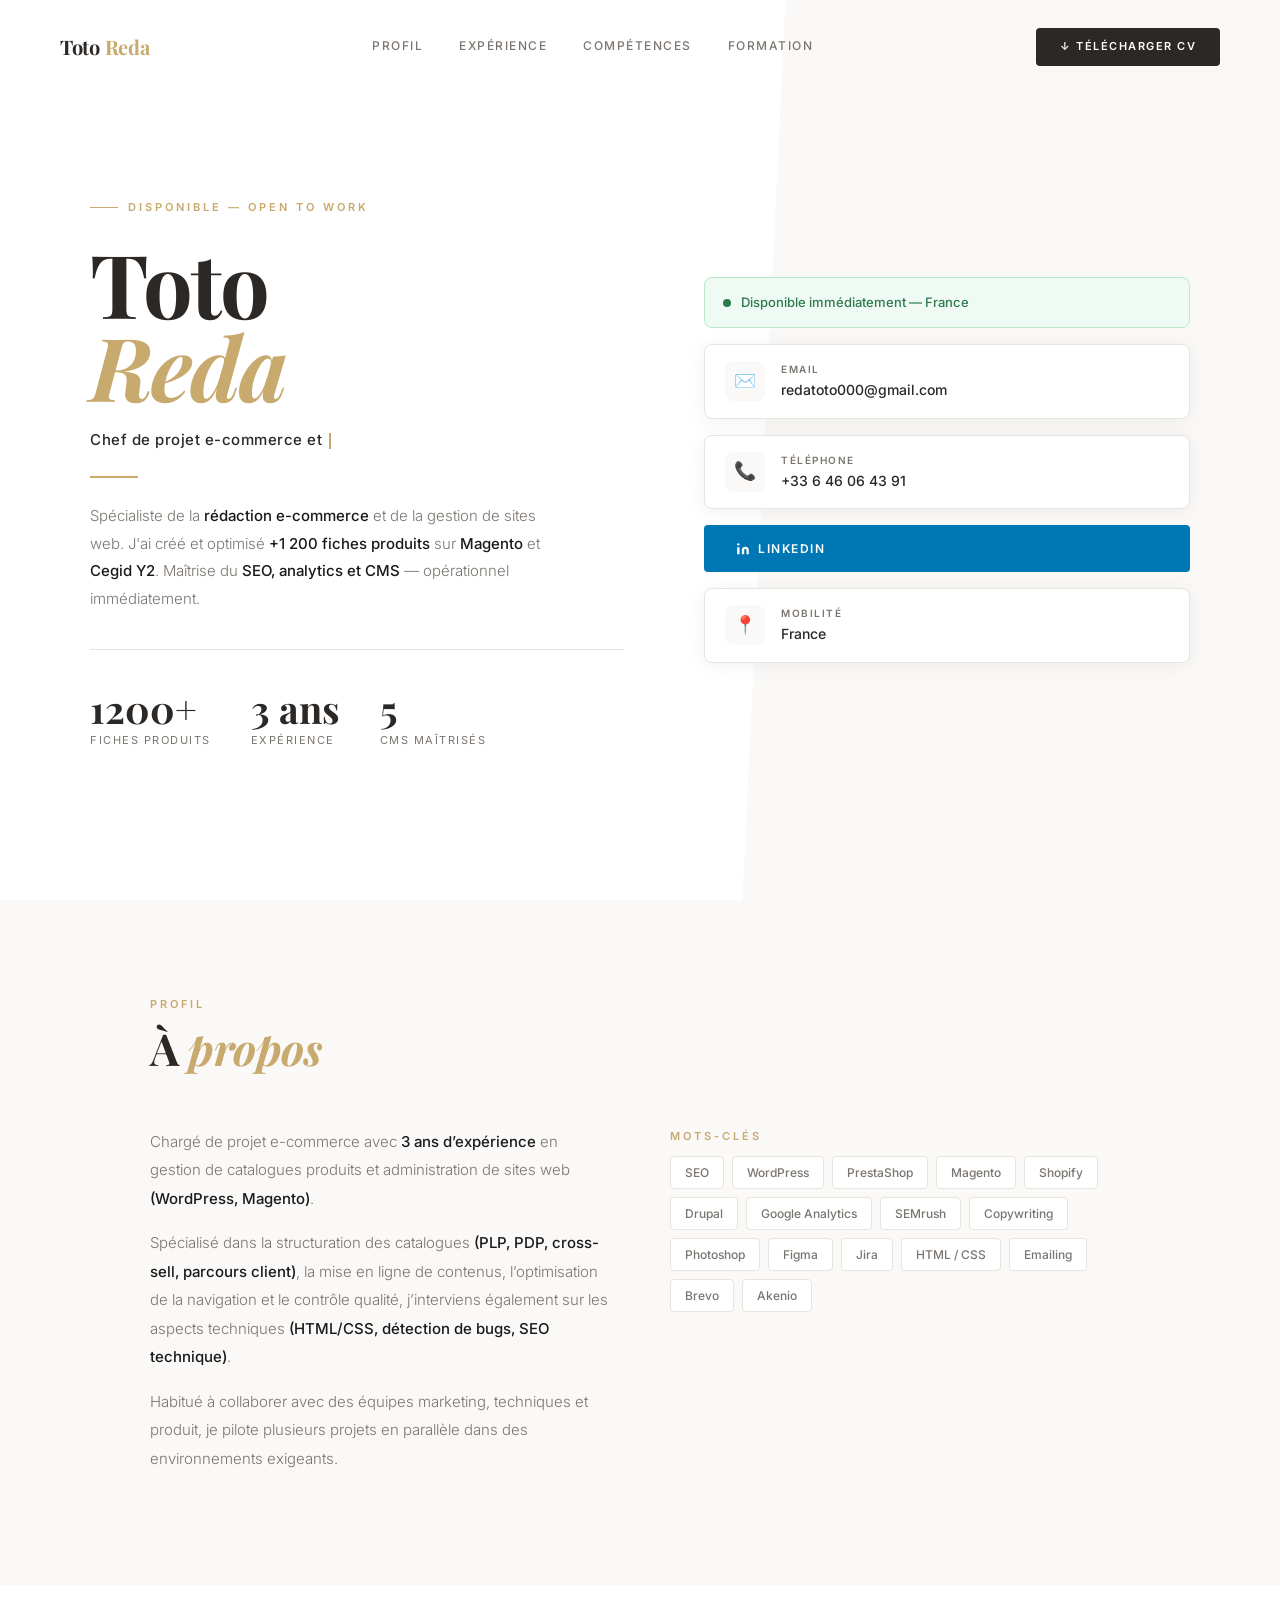
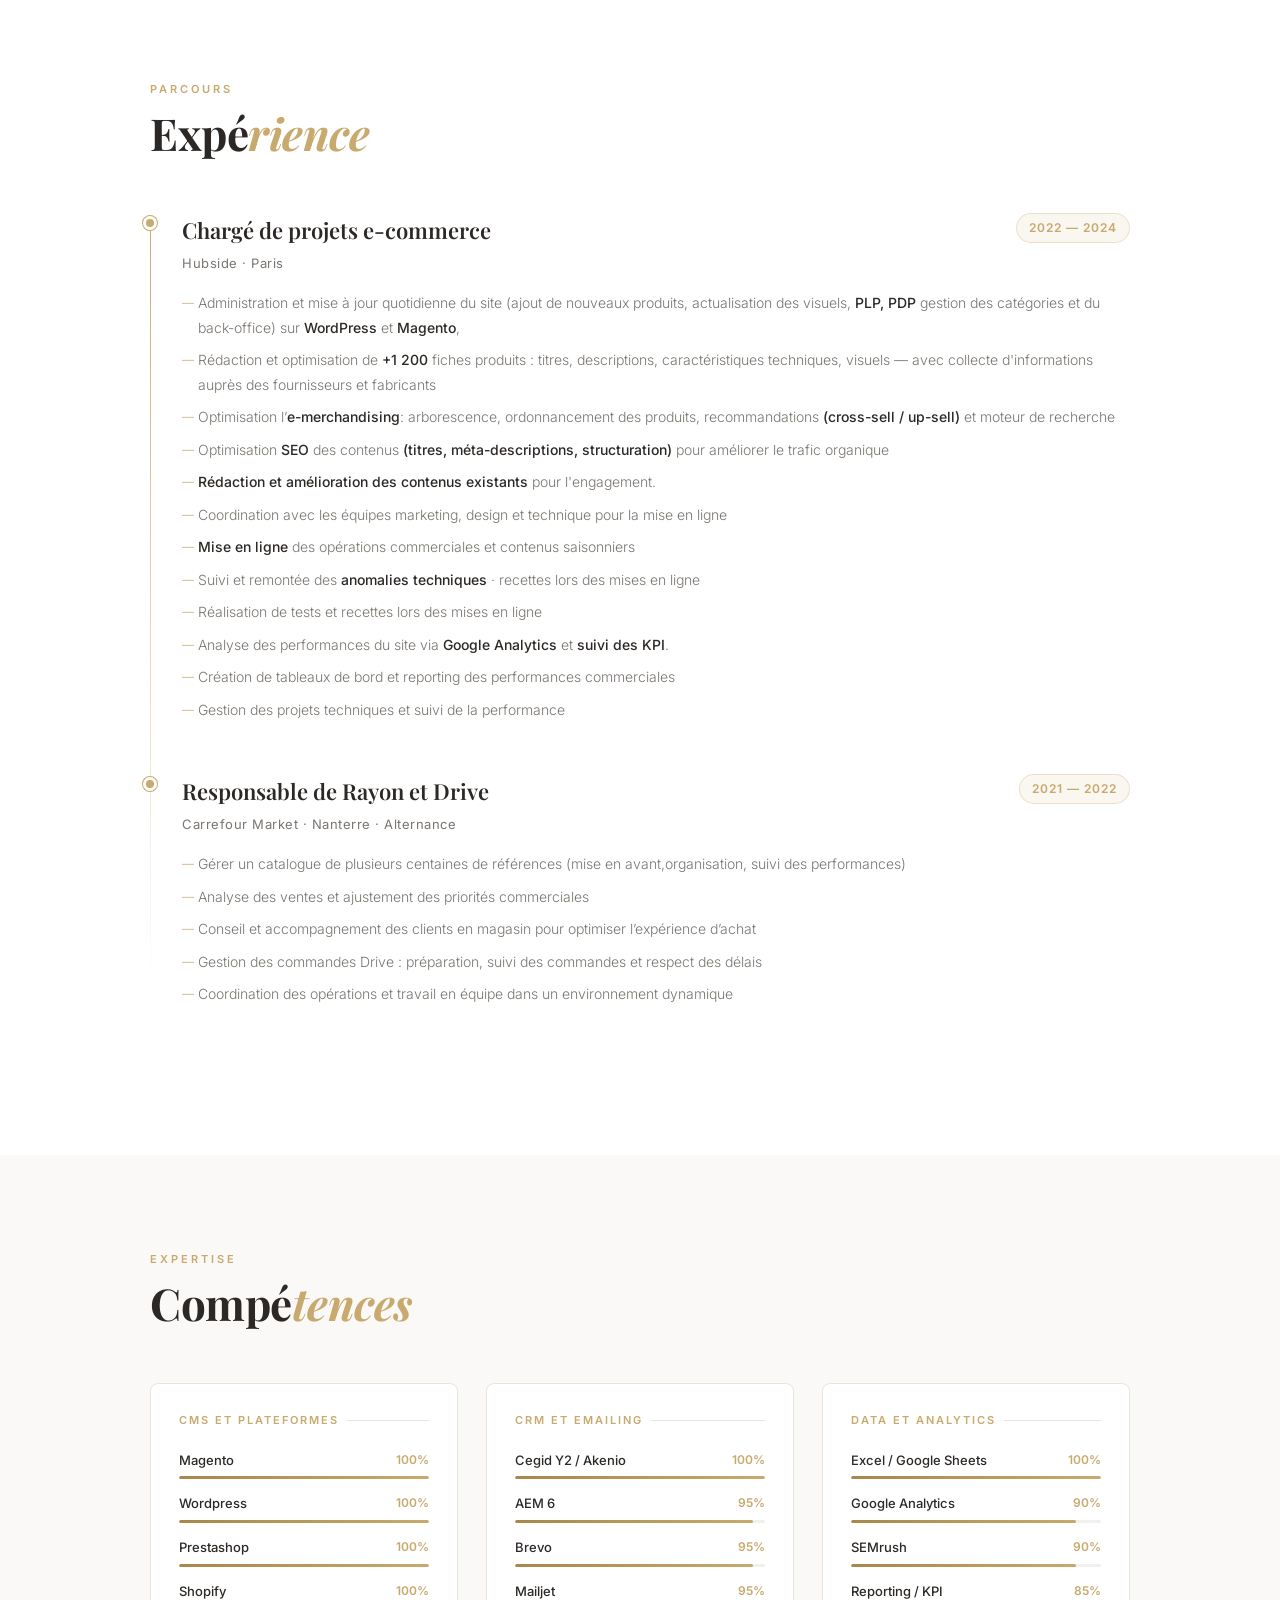
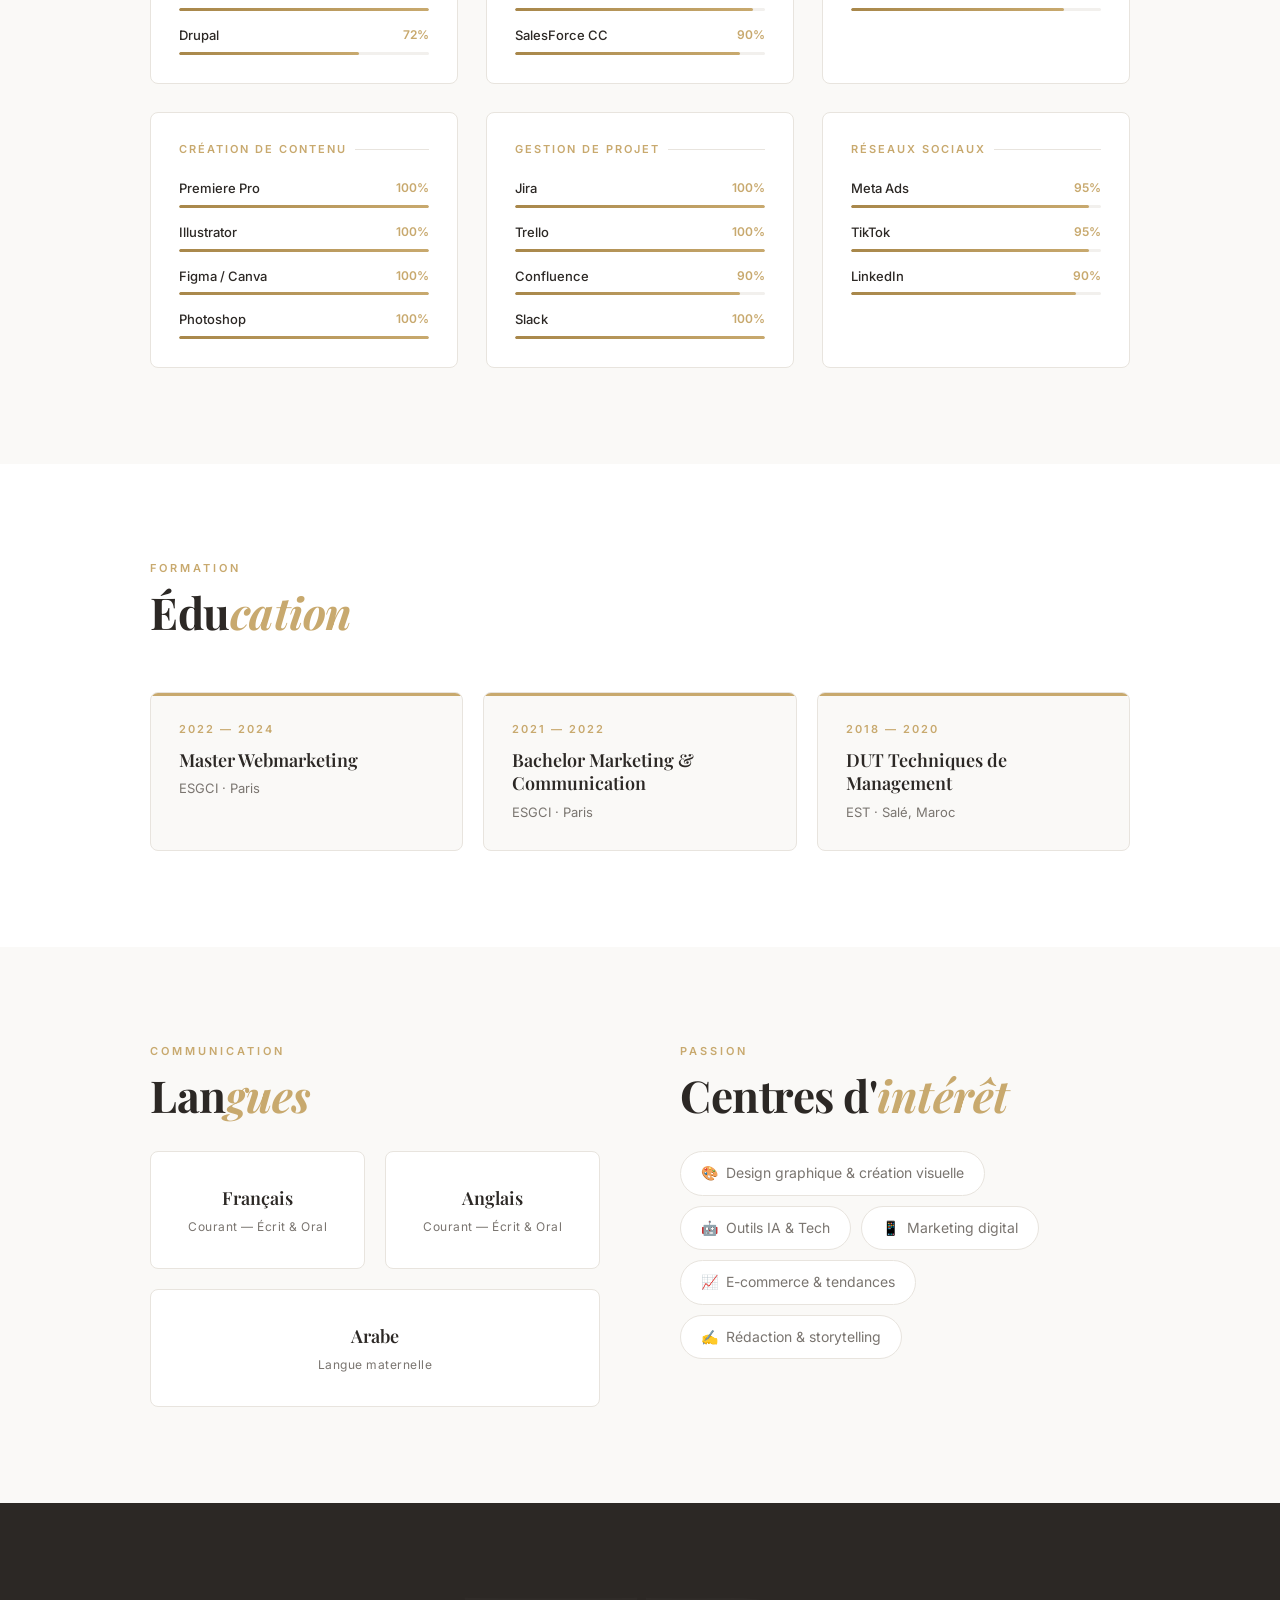
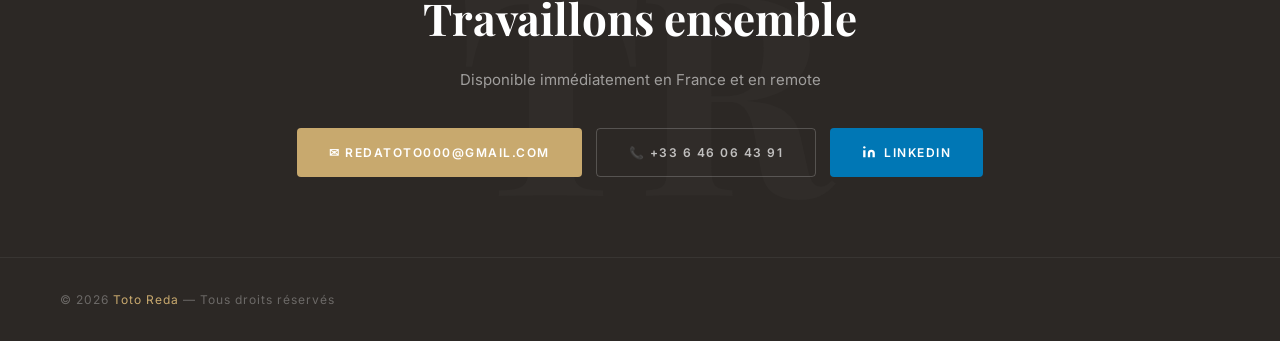
<file: index.html>
<!DOCTYPE html>
<html lang="fr">
<head>
  <meta charset="UTF-8">
  <meta name="viewport" content="width=device-width, initial-scale=1.0">
  <title>Toto Reda — Chef de projet e-commerce et digital</title>
  <meta name="description" content="CV de Toto Reda, spécialiste e-commerce, SEO et rédaction de 
  contenus. +1200 fiches produits, PrestaShop, WordPress, Magento.">
  <meta property="og:title" content="Toto Reda — Chef de projet e-commerce et digital">
  <meta property="og:description" content="+1200 fiches produits optimisées · SEO · PrestaShop
   · WordPress · Magento">
  <meta property="og:type" content="website">
  <link rel="icon" href="data:image/svg+xml,<svg xmlns='http://www.w3.org/2000/svg' viewBox='0 0 
  100 100'><text y='.9em' font-size='90'>💼</text></svg>">
  <link rel="stylesheet" href="css/style.css">
</head>
<body>

<!-- SCROLL PROGRESS -->
<div id="progress"></div>

<!-- ══════════════════════════════════
     NAVBAR
══════════════════════════════════ -->
<nav id="nav">
  <div class="nav-logo">Toto <span>Reda</span></div>
  <div class="nav-links">
    <a href="#about">Profil</a>
    <a href="#experience">Expérience</a>
    <a href="#skills">Compétences</a>
    <a href="#education">Formation</a>
  </div>
  <a href="#" onclick="window.print(); return false;" class="nav-pdf">↓ Télécharger CV</a>
</nav>

<!-- ══════════════════════════════════
     HERO
══════════════════════════════════ -->
<section id="hero">
  <div class="hero-line"></div>
  <div class="hero-inner">

    <!-- Left: Name + Info -->
    <div>
      <div class="hero-eyebrow">Disponible — Open to work</div>
      <h1 class="hero-name">Toto<br><em>Reda</em></h1>
      <div class="hero-role">
        <span id="typed-text"></span>
        <span id="typed-cursor"></span>
      </div>
      <div class="hero-divider"></div>
      <p class="hero-desc">
        Spécialiste de la <strong>rédaction e-commerce</strong> et de la gestion de sites web.
        J'ai créé et optimisé <strong>+1 200 fiches produits</strong> sur <strong>Magento</strong> et <strong>Cegid Y2</strong>.
        Maîtrise du <strong>SEO, analytics et CMS</strong> — opérationnel immédiatement.
      </p>
      <div class="hero-stats">
        <div>
          <div class="stat-num" data-target="1200" data-suffix="+">0</div>
          <div class="stat-label">Fiches produits</div>
        </div>
        <div>
          <div class="stat-num" data-target="3" data-suffix=" ans">0</div>
          <div class="stat-label">Expérience</div>
        </div>
        <div>
          <div class="stat-num" data-target="5" data-suffix="">0</div>
          <div class="stat-label">CMS maîtrisés</div>
        </div>
      </div>
    </div>

    <!-- Right: Contact cards -->
    <div class="hero-right">
      <div class="availability">
        <div class="avail-dot"></div>
        Disponible immédiatement — France
      </div>
      <a href="mailto:redatoto000@gmail.com" class="hero-contact-card">
        <div class="hcc-icon">✉️</div>
        <div>
          <div class="hcc-label">Email</div>
          <div class="hcc-value">redatoto000@gmail.com</div>
        </div>
      </a>
      <a href="tel:+33646064391" class="hero-contact-card">
        <div class="hcc-icon">📞</div>
        <div>
          <div class="hcc-label">Téléphone</div>
          <div class="hcc-value">+33 6 46 06 43 91</div>
        </div>
      </a>
      <a href="https://www.linkedin.com/in/redatoto/" target="_blank" class="btn-linkedin">
      <svg width="14" height="14" viewBox="0 0 24 24" fill="currentColor">
        <path d="M16 8a6 6 0 0 1 6 6v7h-4v-7a2 2 0 0 0-2-2 2 2 0 0 0-2 2v7h-4v-7a6 6 0 0 1 6-6z"/>
        <rect x="2" y="9" width="4" height="12"/><circle cx="4" cy="4" r="2"/>
      </svg>
      LinkedIn
    </a>
      <div class="hero-contact-card">
        <div class="hcc-icon">📍</div>
        <div>
          <div class="hcc-label">Mobilité</div>
          <div class="hcc-value">France</div>
        </div>
      </div>
    </div>

  </div>
</section>

<!-- ══════════════════════════════════
     ABOUT
══════════════════════════════════ -->
<div class="section-full" id="about" style="background:var(--cream)">
  <div class="section">
    <div class="section-tag">Profil</div>
    <h2 class="section-title">À <span>propos</span></h2>
    <div class="about-grid">
      <div class="about-text">
        <p>Chargé de projet e-commerce avec <strong> 3 ans d’expérience</strong> en gestion de
            catalogues produits et administration de sites web <strong>(WordPress, Magento)</strong>. </p>
        <p>Spécialisé dans la structuration des catalogues <strong>(PLP, PDP, cross-sell, parcours client)</strong>, la mise en ligne de contenus, 
          l’optimisation de la navigation et le contrôle qualité, j’interviens également sur les aspects techniques <strong>(HTML/CSS, détection de 
          bugs, SEO technique)</strong>.</p>
          <p>Habitué à collaborer avec des équipes marketing, techniques et produit, je pilote plusieurs projets en parallèle dans des environnements exigeants.</p>
      </div>
      <div>
        <p class="section-tag" style="margin-bottom:16 px">Mots-clés</p>
        <div class="about-tags">
          <span class="tag">SEO</span>
          <span class="tag">WordPress</span>
          <span class="tag">PrestaShop</span>
          <span class="tag">Magento</span>
          <span class="tag">Shopify</span>
          <span class="tag">Drupal</span>
          <span class="tag">Google Analytics</span>
          <span class="tag">SEMrush</span>
          <span class="tag">Copywriting</span>
          <span class="tag">Photoshop</span>
          <span class="tag">Figma</span>
          <span class="tag">Jira</span>
          <span class="tag">HTML / CSS</span>
          <span class="tag">Emailing</span>
          <span class="tag">Brevo</span>
          <span class="tag">Akenio</span>
        </div>
      </div>
    </div>
  </div>
</div>

<!-- ══════════════════════════════════
     EXPERIENCE
══════════════════════════════════ -->
<div class="section-full" id="experience">
  <div class="section">
    <div class="section-tag">Parcours</div>
    <h2 class="section-title">Expé<span>rience</span></h2>
    <div class="timeline">

      <!-- Job 1 -->
      <div class="tl-item">
        <div class="tl-dot"></div>
        <div class="tl-header">
          <div class="tl-role">Chargé de projets e-commerce</div>
          <div class="tl-date">2022 — 2024</div>
        </div>
        <div class="tl-company">Hubside · Paris</div>
        <ul class="tl-list">
          <li> Administration et mise à jour quotidienne du site (ajout de nouveaux produits, 
            actualisation des visuels, <strong>PLP, PDP</strong> gestion des catégories et du back-office) sur <strong> 
              WordPress</strong> et <strong>Magento</strong>, 
            </li>
          <li>Rédaction et optimisation de <strong>+1 200 </strong> fiches produits : titres, descriptions,
            caractéristiques techniques, visuels — avec collecte d'informations auprès
            des fournisseurs et fabricants</li>
          <li>Optimisation l’<strong>e-merchandising</strong>: arborescence, ordonnancement des produits, recommandations <strong>(cross-sell / up-sell)</strong> 
            et moteur de recherche</li>  
          <li>Optimisation <strong>SEO</strong> des contenus <strong>(titres, méta-descriptions, structuration)</strong>
            pour améliorer le trafic organique </li>
          <li><strong>Rédaction et amélioration des contenus existants</strong> pour l'engagement.</li>
          <li>Coordination avec les équipes marketing, design et technique pour la
            mise en ligne</li>
          <li><strong>Mise en ligne</strong> des opérations commerciales et contenus saisonniers</li>
          <li>Suivi et remontée des <strong>anomalies techniques</strong> · recettes lors des mises en ligne</li>
          <li>Réalisation de tests et recettes lors des mises en ligne</li>
          <li>Analyse des performances du site via <strong>Google Analytics</strong> et <strong>suivi des KPI</strong>.</li>
          <li>Création de tableaux de bord et reporting des performances commerciales</li>
            <li>Gestion des projets techniques et suivi de la performance</li>
        </ul>
      </div>

      <!-- Job 2 -->
      <div class="tl-item">
        <div class="tl-dot"></div>
        <div class="tl-header">
          <div class="tl-role">Responsable de Rayon et Drive</div>
          <div class="tl-date">2021 — 2022</div>
        </div>
        <div class="tl-company">Carrefour Market · Nanterre · Alternance</div>
        <ul class="tl-list">
          <li>Gérer un catalogue de plusieurs centaines de références (mise en avant,organisation, suivi des performances)</li>
          <li>Analyse des ventes et ajustement des priorités commerciales
          <li>Conseil et accompagnement des clients en magasin pour optimiser l’expérience d’achat</li>
          <li>Gestion des commandes Drive : préparation, suivi des commandes et respect des délais</li>
          <li>Coordination des opérations et travail en équipe dans un environnement dynamique</li>
        </ul>
      </div>

    </div>
  </div>
</div>

<!-- ══════════════════════════════════
     SKILLS
══════════════════════════════════ -->
<div class="section-full" id="skills" style="background:var(--cream)">
  <div class="section">
    <div class="section-tag">Expertise</div>
    <h2 class="section-title">Compé<span>tences</span></h2>
    <div class="skills-grid">

      <div class="skill-group">
        <div class="sg-title">CMS et Plateformes</div>
        <div class="skill-item"><div class="skill-header"><span class="skill-name">Magento</span><span class="skill-pct">100%</span></div><div class="skill-bar"><div class="skill-fill" data-width="100"></div></div></div>
        <div class="skill-item"><div class="skill-header"><span class="skill-name">Wordpress</span><span class="skill-pct">100%</span></div><div class="skill-bar"><div class="skill-fill" data-width="100"></div></div></div>
        <div class="skill-item"><div class="skill-header"><span class="skill-name">Prestashop</span><span class="skill-pct">100%</span></div><div class="skill-bar"><div class="skill-fill" data-width="100"></div></div></div>
        <div class="skill-item"><div class="skill-header"><span class="skill-name">Shopify</span><span class="skill-pct">100%</span></div><div class="skill-bar"><div class="skill-fill" data-width="100"></div></div></div>
        <div class="skill-item"><div class="skill-header"><span class="skill-name">Drupal</span><span class="skill-pct">72%</span></div><div class="skill-bar"><div class="skill-fill" data-width="72"></div></div></div>
      </div>

      <div class="skill-group">
        <div class="sg-title">CRM et Emailing</div>
        <div class="skill-item"><div class="skill-header"><span class="skill-name">Cegid Y2 / Akenio</span><span class="skill-pct">100%</span></div><div class="skill-bar"><div class="skill-fill" data-width="100"></div></div></div>
        <div class="skill-item"><div class="skill-header"><span class="skill-name">AEM 6</span><span class="skill-pct">95%</span></div><div class="skill-bar"><div class="skill-fill" data-width="95"></div></div></div>
        <div class="skill-item"><div class="skill-header"><span class="skill-name">Brevo</span><span class="skill-pct">95%</span></div><div class="skill-bar"><div class="skill-fill" data-width="95"></div></div></div>
        <div class="skill-item"><div class="skill-header"><span class="skill-name">Mailjet</span><span class="skill-pct">95%</span></div><div class="skill-bar"><div class="skill-fill" data-width="95"></div></div></div>
        <div class="skill-item"><div class="skill-header"><span class="skill-name">SalesForce CC</span><span class="skill-pct">90%</span></div><div class="skill-bar"><div class="skill-fill" data-width="90"></div></div></div>
      </div>

      <div class="skill-group">
        <div class="sg-title">Data et Analytics</div>
        <div class="skill-item"><div class="skill-header"><span class="skill-name">Excel / Google Sheets</span><span class="skill-pct">100%</span></div><div class="skill-bar"><div class="skill-fill" data-width="100"></div></div></div>
        <div class="skill-item"><div class="skill-header"><span class="skill-name">Google Analytics</span><span class="skill-pct">90%</span></div><div class="skill-bar"><div class="skill-fill" data-width="90"></div></div></div>
        <div class="skill-item"><div class="skill-header"><span class="skill-name">SEMrush</span><span class="skill-pct">90%</span></div><div class="skill-bar"><div class="skill-fill" data-width="90"></div></div></div>
        <div class="skill-item"><div class="skill-header"><span class="skill-name">Reporting / KPI</span><span class="skill-pct">85%</span></div><div class="skill-bar"><div class="skill-fill" data-width="85"></div></div></div>
      </div>
      <div class="skill-group">
        <div class="sg-title">Création de contenu</div>
        <div class="skill-item"><div class="skill-header"><span class="skill-name">Premiere Pro</span><span class="skill-pct">100%</span></div><div class="skill-bar"><div class="skill-fill" data-width="100"></div></div></div>
        <div class="skill-item"><div class="skill-header"><span class="skill-name">Illustrator</span><span class="skill-pct">100%</span></div><div class="skill-bar"><div class="skill-fill" data-width="100"></div></div></div>
        <div class="skill-item"><div class="skill-header"><span class="skill-name">Figma / Canva</span><span class="skill-pct">100%</span></div><div class="skill-bar"><div class="skill-fill" data-width="100"></div></div></div>
        <div class="skill-item"><div class="skill-header"><span class="skill-name">Photoshop</span><span class="skill-pct">100%</span></div><div class="skill-bar"><div class="skill-fill" data-width="100"></div></div></div>
      </div>
      <div class="skill-group">
        <div class="sg-title">Gestion de projet</div>
        <div class="skill-item"><div class="skill-header"><span class="skill-name">Jira</span><span class="skill-pct">100%</span></div><div class="skill-bar"><div class="skill-fill" data-width="100"></div></div></div>
        <div class="skill-item"><div class="skill-header"><span class="skill-name">Trello</span><span class="skill-pct">100%</span></div><div class="skill-bar"><div class="skill-fill" data-width="100"></div></div></div>
        <div class="skill-item"><div class="skill-header"><span class="skill-name">Confluence</span><span class="skill-pct">90%</span></div><div class="skill-bar"><div class="skill-fill" data-width="90"></div></div></div>
        <div class="skill-item"><div class="skill-header"><span class="skill-name">Slack</span><span class="skill-pct">100%</span></div><div class="skill-bar"><div class="skill-fill" data-width="100"></div></div></div>
      </div>
      <div class="skill-group">
        <div class="sg-title">Réseaux sociaux</div>
        
        <div class="skill-item"><div class="skill-header"><span class="skill-name">Meta Ads</span><span class="skill-pct">95%</span></div><div class="skill-bar"><div class="skill-fill" data-width="95"></div></div></div>
        <div class="skill-item"><div class="skill-header"><span class="skill-name">TikTok</span><span class="skill-pct">95%</span></div><div class="skill-bar"><div class="skill-fill" data-width="95"></div></div></div>
        <div class="skill-item"><div class="skill-header"><span class="skill-name">LinkedIn</span><span class="skill-pct">90%</span></div><div class="skill-bar"><div class="skill-fill" data-width="90"></div></div></div>
      </div>
    </div>
  </div>
</div>

<!-- ══════════════════════════════════
     EDUCATION
══════════════════════════════════ -->
<div class="section-full" id="education">
  <div class="section">
    <div class="section-tag">Formation</div>
    <h2 class="section-title">Édu<span>cation</span></h2>
    <div class="edu-grid">
      <div class="edu-card">
        <div class="edu-year">2022 — 2024</div>
        <div class="edu-degree">Master Webmarketing</div>
        <div class="edu-school">ESGCI · Paris</div>
      </div>
      <div class="edu-card">
        <div class="edu-year">2021 — 2022</div>
        <div class="edu-degree">Bachelor Marketing & Communication</div>
        <div class="edu-school">ESGCI · Paris</div>
      </div>
      <div class="edu-card">
        <div class="edu-year">2018 — 2020</div>
        <div class="edu-degree">DUT Techniques de Management</div>
        <div class="edu-school">EST · Salé, Maroc</div>
      </div>
    </div>
  </div>
</div>

<!-- ══════════════════════════════════
     LANGUAGES + INTERESTS
══════════════════════════════════ -->
<div class="section-full" id="languages" style="background:var(--cream)">
  <div class="section">
    <div class="lang-interests-grid">

      <div>
        <div class="section-tag">Communication</div>
        <h2 class="section-title" style="margin-bottom:32px">Lan<span>gues</span></h2>
        <div class="lang-grid">
          <div class="lang-card">
            <div class="lang-name">Français</div>
            <div class="lang-level">Courant — Écrit & Oral</div>
          </div>
          <div class="lang-card">
            <div class="lang-name">Anglais</div>
            <div class="lang-level">Courant — Écrit & Oral</div>
          </div>
          <div class="lang-card">
            <div class="lang-name">Arabe</div>
            <div class="lang-level">Langue maternelle</div>
          </div>
        </div>
      </div>

      <div>
        <div class="section-tag">Passion</div>
        <h2 class="section-title" style="margin-bottom:32px">Centres d'<span>intérêt</span></h2>
        <div class="interests-wrap">
          <div class="int-pill"><span>🎨</span> Design graphique & création visuelle</div>
          <div class="int-pill"><span>🤖</span> Outils IA & Tech</div>
          <div class="int-pill"><span>📱</span> Marketing digital</div>
          <div class="int-pill"><span>📈</span> E-commerce & tendances</div>
          <div class="int-pill"><span>✍️</span> Rédaction & storytelling</div>
        </div>
      </div>

    </div>
  </div>
</div>

<!-- ══════════════════════════════════
     CTA BANNER
══════════════════════════════════ -->
<div class="cta-banner">
  <h2>Travaillons ensemble</h2>
  <p>Disponible immédiatement en France et en remote</p>
  <div class="cta-btns">
    <a href="mailto:redatoto000@gmail.com" class="btn-gold">✉ redatoto000@gmail.com</a>
    <a href="tel:+33646064391" class="btn-white-outline">📞 +33 6 46 06 43 91</a>
    <a href="https://www.linkedin.com/in/redatoto/" target="_blank" class="btn-linkedin">
      <svg width="14" height="14" viewBox="0 0 24 24" fill="currentColor">
        <path d="M16 8a6 6 0 0 1 6 6v7h-4v-7a2 2 0 0 0-2-2 2 2 0 0 0-2 2v7h-4v-7a6 6 0 0 1 6-6z"/>
        <rect x="2" y="9" width="4" height="12"/><circle cx="4" cy="4" r="2"/>
      </svg>
      LinkedIn
    </a>
  </div>
</div>

<!-- ══════════════════════════════════
     FOOTER
══════════════════════════════════ -->
<footer>
  <p>© 2026 <span>Toto Reda</span> — Tous droits réservés</p>
</footer>

<!-- FLOATING BACK TO TOP BUTTON -->
<a href="#hero" id="backToTop" aria-label="Haut de page">↑</a>

<!-- JS loaded at end for performance -->
<script src="js/app.js"></script>

</body>
</html>
</file>
<file: css/style.css>
/* ============================================
   TOTO REDA — CV Premium
   style.css
   ============================================ */

@import url('https://fonts.googleapis.com/css2?family=Playfair+Display:wght@400;600;700&family=Inter:wght@300;400;500;600&display=swap');

/* ── VARIABLES ── */
:root {
  --white:        #ffffff;
  --cream:        #faf9f7;
  --light:        #f2f0ed;
  --border:       #e8e4de;
  --text:         #1a1a1a;
  --muted:        #7a7570;
  --accent:       #c8a96e;
  --accent-dark:  #a8874a;
  --dark:         #2c2825;
  --font-serif:   'Playfair Display', Georgia, serif;
  --font-sans:    'Inter', sans-serif;
  --shadow:       0 2px 20px rgba(0,0,0,0.06);
  --shadow-lg:    0 8px 40px rgba(0,0,0,0.10);
  --radius:       4px;
}

/* ── RESET ── */
*, *::before, *::after { box-sizing: border-box; margin: 0; padding: 0; }
html  { scroll-behavior: smooth; }
body  { font-family: var(--font-sans); background: var(--cream); color: var(--text); overflow-x: hidden; line-height: 1.6; }
a     { text-decoration: none; color: inherit; }
img   { max-width: 100%; }

/* ── SCROLL PROGRESS ── */
#progress {
  position: fixed; top: 0; left: 0; height: 2px;
  background: var(--accent); z-index: 300; width: 0; transition: width .1s;
}

/* ── NAVBAR ── */
nav {
  position: fixed; top: 0; left: 0; right: 0; z-index: 200;
  background: rgba(250,249,247,0);
  transition: all .4s;
  padding: 28px 60px;
  display: flex; align-items: center; justify-content: space-between;
}
nav.scrolled {
  background: rgba(250,249,247,.95);
  backdrop-filter: blur(12px);
  padding: 18px 60px;
  border-bottom: 1px solid var(--border);
  box-shadow: var(--shadow);
}
.nav-logo {
  font-family: var(--font-serif);
  font-size: 20px; font-weight: 700;
  color: var(--dark); letter-spacing: -.3px;
}
.nav-logo span { color: var(--accent); }
.nav-links { display: flex; gap: 36px; }
.nav-links a {
  font-size: 12px; font-weight: 500; letter-spacing: 1.5px; text-transform: uppercase;
  color: var(--muted); transition: color .2s; position: relative; padding-bottom: 3px;
}
.nav-links a::after {
  content: ''; position: absolute; bottom: 0; left: 0;
  width: 0; height: 1px; background: var(--accent); transition: width .3s;
}
.nav-links a:hover,
.nav-links a.active { color: var(--dark); }
.nav-links a:hover::after,
.nav-links a.active::after { width: 100%; }
.nav-pdf {
  font-size: 11px; font-weight: 600; letter-spacing: 1.5px; text-transform: uppercase;
  color: var(--white); background: var(--dark);
  padding: 10px 24px; border-radius: var(--radius);
  transition: all .2s;
}
.nav-pdf:hover { background: var(--accent); transform: translateY(-1px); box-shadow: 0 4px 16px rgba(200,169,110,.4); }

/* ── HERO ── */
#hero {
  min-height: 100vh; display: flex; align-items: center;
  padding: 120px 60px 80px;
  background: var(--white);
  position: relative; overflow: hidden;
}
.hero-line {
  position: absolute; top: 0; right: 0; bottom: 0;
  width: 42%; background: var(--cream);
  clip-path: polygon(8% 0, 100% 0, 100% 100%, 0% 100%);
}
.hero-inner {
  max-width: 1100px; margin: 0 auto; width: 100%;
  position: relative; z-index: 1;
  display: grid; grid-template-columns: 1.1fr 1fr; gap: 80px; align-items: center;
}
.hero-eyebrow {
  display: inline-flex; align-items: center; gap: 10px;
  font-size: 11px; font-weight: 600; letter-spacing: 3px; text-transform: uppercase;
  color: var(--accent); margin-bottom: 24px;
}
.hero-eyebrow::before { content: ''; width: 28px; height: 1px; background: var(--accent); display: block; }
.hero-name {
  font-family: var(--font-serif);
  font-size: clamp(48px, 7vw, 88px);
  font-weight: 700; line-height: .95;
  letter-spacing: -2px; color: var(--dark);
  margin-bottom: 20px;
}
.hero-name em { font-style: italic; color: var(--accent); }
.hero-role {
  font-size: 15px; font-weight: 400; color: var(--muted);
  margin-bottom: 8px; letter-spacing: .5px;
}

#typed-text  { color: var(--dark); font-weight: 500; }
#typed-cursor {
  display: inline-block; width: 2px; height: 16px;
  background: var(--accent); margin-left: 2px;
  vertical-align: middle; animation: blink .8s infinite;
}
@keyframes blink { 0%,100%{opacity:1} 50%{opacity:0} }
.hero-divider { width: 48px; height: 2px; background: var(--accent); margin: 24px 0; }
.hero-desc {
  font-size: 15px; line-height: 1.85; color: var(--muted);
  font-weight: 300; max-width: 480px; margin-bottom: 36px;
}
.hero-desc strong { color: var(--text); font-weight: 500; }
.hero-btns { display: flex; gap: 12px; flex-wrap: wrap; margin-bottom: 52px; }
.hero-stats { display: flex; gap: 40px; padding-top: 40px; border-top: 1px solid var(--border); }
.stat-num {
  font-family: var(--font-serif); font-size: 38px; font-weight: 700;
  color: var(--dark); line-height: 1;
}
.stat-num span { color: var(--accent); font-size: 28px; }
.stat-label { font-size: 11px; color: var(--muted); letter-spacing: 1.5px; text-transform: uppercase; margin-top: 4px; }
.hero-right  { display: flex; flex-direction: column; gap: 16px; }
.hero-contact-card {
  display: flex; align-items: center; gap: 16px;
  background: var(--white); border: 1px solid var(--border);
  padding: 16px 20px; border-radius: 8px;
  transition: all .25s; box-shadow: var(--shadow);
}
.hero-contact-card:hover { border-color: var(--accent); transform: translateX(4px); box-shadow: var(--shadow-lg); }
.hcc-icon {
  width: 40px; height: 40px; background: var(--cream);
  border-radius: 8px; display: flex; align-items: center; justify-content: center;
  font-size: 18px; flex-shrink: 0;
}
.hcc-label  { font-size: 10px; font-weight: 600; letter-spacing: 1.5px; text-transform: uppercase; color: var(--muted); }
.hcc-value  { font-size: 14px; font-weight: 500; color: var(--dark); margin-top: 2px; }
.availability {
  display: flex; align-items: center; gap: 10px;
  background: #f0faf4; border: 1px solid #b8e8c8;
  padding: 14px 18px; border-radius: 8px;
  font-size: 13px; font-weight: 500; color: #2d7a4f;
}
.avail-dot {
  width: 8px; height: 8px; border-radius: 50%;
  background: #2d7a4f; animation: pulse 2s infinite; flex-shrink: 0;
}
@keyframes pulse {
  0%,100% { box-shadow: 0 0 0 0 rgba(45,122,79,.4); }
  70%      { box-shadow: 0 0 0 8px rgba(45,122,79,0); }
}

/* ── BUTTONS ── */
.btn-primary {
  font-size: 12px; font-weight: 600; letter-spacing: 1.5px; text-transform: uppercase;
  background: var(--dark); color: var(--white);
  padding: 13px 28px; border-radius: var(--radius);
  display: inline-flex; align-items: center; gap: 8px; transition: all .2s;
}
.btn-primary:hover { background: var(--accent); transform: translateY(-2px); box-shadow: 0 6px 20px rgba(200,169,110,.35); }
.btn-outline {
  font-size: 12px; font-weight: 600; letter-spacing: 1.5px; text-transform: uppercase;
  border: 1.5px solid var(--border); color: var(--muted);
  padding: 13px 28px; border-radius: var(--radius); transition: all .2s;
}
.btn-outline:hover { border-color: var(--dark); color: var(--dark); }
.btn-gold {
  font-size: 12px; font-weight: 600; letter-spacing: 1.5px; text-transform: uppercase;
  background: var(--accent); color: var(--white);
  padding: 14px 32px; border-radius: var(--radius);
  display: inline-flex; align-items: center; gap: 8px; transition: all .2s;
}
.btn-gold:hover { background: var(--accent-dark); transform: translateY(-2px); box-shadow: 0 8px 24px rgba(200,169,110,.4); }
.btn-white-outline {
  font-size: 12px; font-weight: 600; letter-spacing: 1.5px; text-transform: uppercase;
  border: 1.5px solid rgba(255,255,255,.2); color: rgba(255,255,255,.7);
  padding: 14px 32px; border-radius: var(--radius); transition: all .2s;
}
.btn-white-outline:hover { border-color: var(--white); color: var(--white); }
.btn-linkedin {
  font-size: 12px; font-weight: 600; letter-spacing: 1.5px; text-transform: uppercase;
  background: #0077b5; color: var(--white);
  padding: 14px 32px; border-radius: var(--radius);
  display: inline-flex; align-items: center; gap: 8px;
  transition: all .2s;
}
.btn-linkedin:hover {
  background: #005f94;
  transform: translateY(-2px);
  box-shadow: 0 8px 24px rgba(0,119,181,.4);
}
/* ── SECTIONS ── */
.section      { padding: 96px 60px; max-width: 1100px; margin: 0 auto; }
.section-full { padding: 96px 0; background: var(--white); }
.section-full .section { padding-top: 0; padding-bottom: 0; }
.section-tag  {
  font-size: 11px; font-weight: 600; letter-spacing: 3px; text-transform: uppercase;
  color: var(--accent); margin-bottom: 10px;
}
.section-title {
  font-family: var(--font-serif); font-size: clamp(28px,4vw,44px);
  font-weight: 700; line-height: 1.1; letter-spacing: -.5px;
  margin-bottom: 56px; color: var(--dark);
}
.section-title span { color: var(--accent); font-style: italic; }

/* ── ABOUT ── */
.about-grid  { display: grid; grid-template-columns: 1fr 1fr; gap: 60px; align-items: start; }
.about-text p { font-size: 15px; line-height: 1.9; color: var(--muted); font-weight: 300; margin-bottom: 16px; }
.about-text p strong { color: var(--text); font-weight: 500; }
.about-tags  { display: flex; flex-wrap: wrap; gap: 8px; margin-top: 8px; }
.tag {
  font-size: 12px; font-weight: 500; padding: 6px 14px;
  border: 1px solid var(--border); border-radius: var(--radius);
  color: var(--muted); background: var(--white);
  transition: all .2s; cursor: default;
}
.tag:hover { border-color: var(--accent); color: var(--dark); }

/* ── TIMELINE ── */
.timeline { position: relative; padding-left: 32px; }
.timeline::before {
  content: ''; position: absolute; left: 0; top: 6px; bottom: 20px;
  width: 1px; background: linear-gradient(to bottom, var(--accent), transparent);
}
.tl-item {
  position: relative; margin-bottom: 52px;
  opacity: 0; transform: translateY(16px);
  transition: opacity .55s, transform .55s;
}
.tl-item.vis { opacity: 1; transform: none; }
.tl-dot {
  position: absolute; left: -36px; top: 6px;
  width: 8px; height: 8px; border-radius: 50%;
  background: var(--accent);
  box-shadow: 0 0 0 3px var(--white), 0 0 0 4px var(--accent);
}
.tl-header { display: flex; align-items: flex-start; justify-content: space-between; flex-wrap: wrap; gap: 8px; margin-bottom: 4px; }
.tl-role    { font-family: var(--font-serif); font-size: 22px; font-weight: 600; color: var(--dark); }
.tl-date    {
  font-size: 12px; font-weight: 600; letter-spacing: 1px; color: var(--accent);
  background: rgba(200,169,110,.1); border: 1px solid rgba(200,169,110,.3);
  padding: 4px 12px; border-radius: 20px; white-space: nowrap;
}
.tl-company { font-size: 13px; color: var(--muted); margin-bottom: 18px; letter-spacing: .5px; }
.tl-list    { list-style: none; display: flex; flex-direction: column; gap: 8px; }
.tl-list li {
  font-size: 14px; color: var(--muted); line-height: 1.75;
  padding-left: 16px; position: relative; font-weight: 300;
}
.tl-list li::before { content: '—'; position: absolute; left: 0; color: var(--accent); font-size: 12px; top: 1px; }
.tl-list li strong { color: var(--dark); font-weight: 500; }

/* ── SKILLS ── */
.skills-grid { display: grid; grid-template-columns: repeat(auto-fit, minmax(240px, 1fr)); gap: 28px; }
.skill-group {
  background: var(--white); border: 1px solid var(--border);
  border-radius: 8px; padding: 28px;
  opacity: 0; transform: translateY(16px);
  transition: opacity .5s, transform .5s, box-shadow .3s, border-color .3s;
}
.skill-group.vis { opacity: 1; transform: none; }
.skill-group:hover { box-shadow: var(--shadow-lg); border-color: rgba(200,169,110,.3); }
.sg-title {
  font-size: 11px; font-weight: 600; letter-spacing: 2px; text-transform: uppercase;
  color: var(--accent); margin-bottom: 20px;
  display: flex; align-items: center; gap: 8px;
}
.sg-title::after { content: ''; flex: 1; height: 1px; background: var(--border); }
.skill-item  { margin-bottom: 14px; }
.skill-item:last-child { margin-bottom: 0; }
.skill-header{ display: flex; justify-content: space-between; margin-bottom: 6px; }
.skill-name  { font-size: 13px; font-weight: 500; color: var(--dark); }
.skill-pct   { font-size: 12px; font-weight: 600; color: var(--accent); }
.skill-bar   { height: 3px; background: var(--light); border-radius: 2px; overflow: hidden; }
.skill-fill  {
  height: 100%; background: linear-gradient(90deg, var(--accent-dark), var(--accent));
  border-radius: 2px; width: 0;
  transition: width 1.1s cubic-bezier(.4,0,.2,1);
}

/* ── EDUCATION ── */
.edu-grid { display: grid; grid-template-columns: repeat(auto-fit, minmax(240px, 1fr)); gap: 20px; }
.edu-card {
  background: var(--cream); border: 1px solid var(--border);
  border-radius: 8px; padding: 28px; position: relative; overflow: hidden;
  opacity: 0; transform: translateY(16px);
  transition: opacity .5s, transform .5s, box-shadow .3s;
}
.edu-card.vis { opacity: 1; transform: none; }
.edu-card:hover { box-shadow: var(--shadow-lg); }
.edu-card::before { content: ''; position: absolute; top: 0; left: 0; right: 0; height: 3px; background: var(--accent); }
.edu-year   { font-size: 11px; font-weight: 600; letter-spacing: 2px; text-transform: uppercase; color: var(--accent); margin-bottom: 10px; }
.edu-degree { font-family: var(--font-serif); font-size: 18px; font-weight: 600; line-height: 1.3; color: var(--dark); margin-bottom: 6px; }
.edu-school { font-size: 13px; color: var(--muted); }

/* ── LANGUAGES ── */
.lang-grid { display: flex; gap: 20px; flex-wrap: wrap; }
.lang-card {
  flex: 1; min-width: 180px; text-align: center;
  background: var(--white); border: 1px solid var(--border);
  border-radius: 8px; padding: 32px 20px;
  opacity: 0; transform: translateY(16px);
  transition: opacity .5s, transform .5s, box-shadow .3s, border-color .3s;
}
.lang-card.vis { opacity: 1; transform: none; }
.lang-card:hover { border-color: var(--accent); box-shadow: var(--shadow-lg); }
.lang-flag  { font-size: 36px; margin-bottom: 12px; }
.lang-name  { font-family: var(--font-serif); font-size: 18px; font-weight: 600; color: var(--dark); margin-bottom: 4px; }
.lang-level { font-size: 12px; color: var(--muted); letter-spacing: .5px; }

/* ── INTERESTS ── */
.interests-wrap { display: flex; flex-wrap: wrap; gap: 10px; }
.int-pill {
  display: flex; align-items: center; gap: 8px;
  border: 1px solid var(--border); border-radius: 100px;
  padding: 10px 20px; font-size: 14px; font-weight: 400;
  background: var(--white); color: var(--muted);
  opacity: 0; transform: translateY(8px);
  transition: opacity .4s, transform .4s, border-color .2s, color .2s;
}
.int-pill.vis { opacity: 1; transform: none; }
.int-pill:hover { border-color: var(--accent); color: var(--dark); }

/* ── LANG + INTERESTS GRID ── */
.lang-interests-grid { display: grid; grid-template-columns: 1fr 1fr; gap: 80px; align-items: start; }

/* ── CTA BANNER ── */
.cta-banner {
  background: var(--dark); padding: 80px 60px; text-align: center;
  position: relative; overflow: hidden;
}
.cta-banner::before {
  content: 'TR'; position: absolute; top: 50%; left: 50%; transform: translate(-50%,-50%);
  font-family: var(--font-serif); font-size: 280px; font-weight: 700;
  color: rgba(255,255,255,.02); line-height: 1; pointer-events: none; letter-spacing: -8px;
}
.cta-banner h2 { font-family: var(--font-serif); font-size: clamp(28px,4vw,44px); font-weight: 700; color: var(--white); margin-bottom: 14px; position: relative; }
.cta-banner p  { font-size: 15px; color: rgba(255,255,255,.55); margin-bottom: 36px; position: relative; }
.cta-btns      { display: flex; justify-content: center; gap: 14px; flex-wrap: wrap; position: relative; }

/* ── FOOTER ── */
footer {
  background: var(--dark); border-top: 1px solid rgba(255,255,255,.06);
  padding: 32px 60px;
  display: flex; align-items: center; justify-content: space-between; flex-wrap: wrap; gap: 16px;
}
footer p    { font-size: 12px; color: rgba(255,255,255,.3); letter-spacing: 1px; }
footer span { color: var(--accent); }
#backToTop {
  position: fixed; bottom: 32px; right: 32px; z-index: 500;
  width: 44px; height: 44px; border-radius: 50%;
  background: var(--dark); color: var(--white);
  display: flex; align-items: center; justify-content: center;
  font-size: 18px; font-weight: 600;
  box-shadow: 0 4px 20px rgba(0,0,0,0.2);
  border: 1.5px solid var(--border);
  opacity: 0; visibility: hidden;
  transform: translateY(12px);
  transition: opacity .3s, transform .3s, visibility .3s, background .2s;
  text-decoration: none;
}
#backToTop.visible {
  opacity: 1; visibility: visible; transform: translateY(0);
}
#backToTop:hover {
  background: var(--accent);
  border-color: var(--accent);
  transform: translateY(-3px);
  box-shadow: 0 8px 24px rgba(200,169,110,.4);
}

/* ── RESPONSIVE ── */
@media (max-width: 900px) {
  nav, nav.scrolled { padding: 16px 24px; }
  .nav-links        { display: none; }
  #hero             { padding: 100px 24px 60px; }
  .hero-inner       { grid-template-columns: 1fr; gap: 48px; }
  .hero-line        { display: none; }
  .section          { padding: 72px 24px; }
  .about-grid       { grid-template-columns: 1fr; gap: 40px; }
  .lang-interests-grid { grid-template-columns: 1fr; gap: 48px; }
  .cta-banner       { padding: 60px 24px; }
  footer            { padding: 28px 24px; }
}

/* ── PRINT ── */
@media print {
  nav, #progress, .cta-banner, footer { display: none; }
  body { background: white; }
  .section { padding: 40px 0; }
  .tl-item, .skill-group, .edu-card, .lang-card, .int-pill { opacity: 1 !important; transform: none !important; }
  .skill-fill { transition: none !important; }
}
</file>
